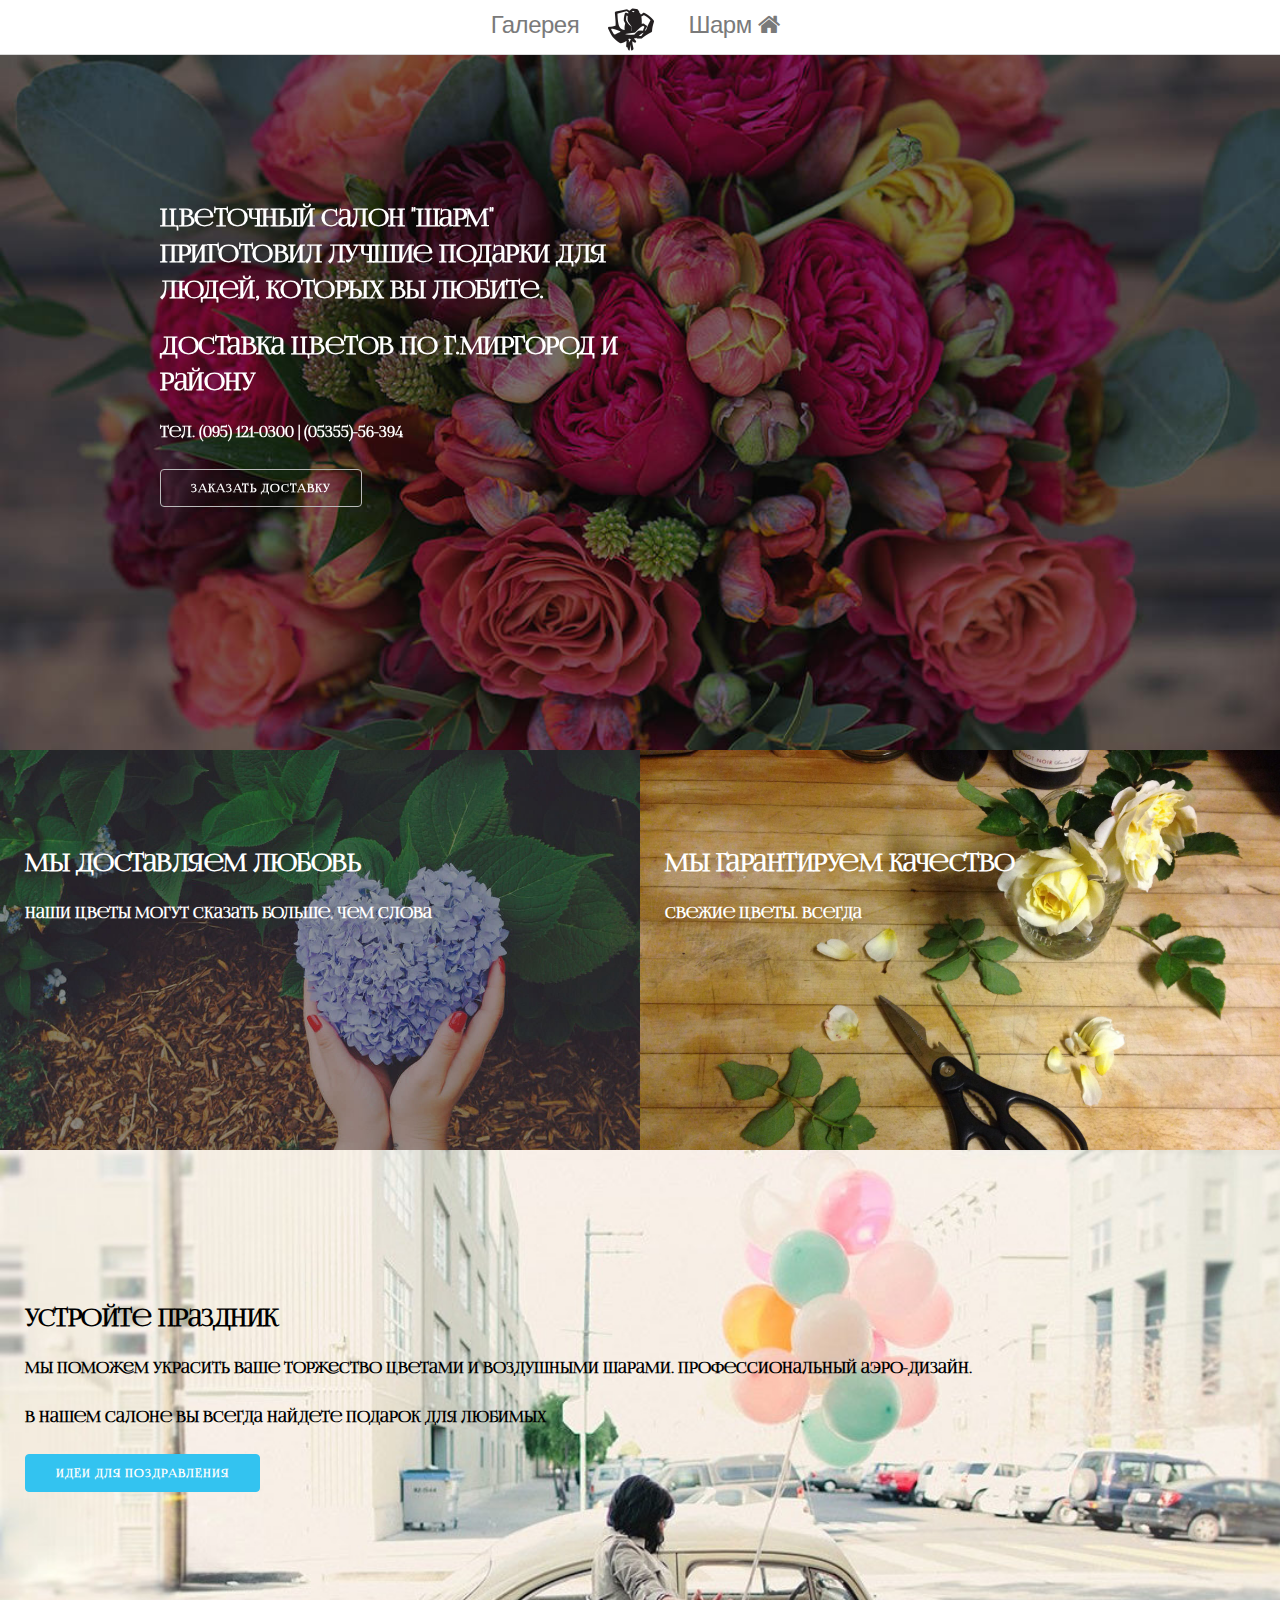
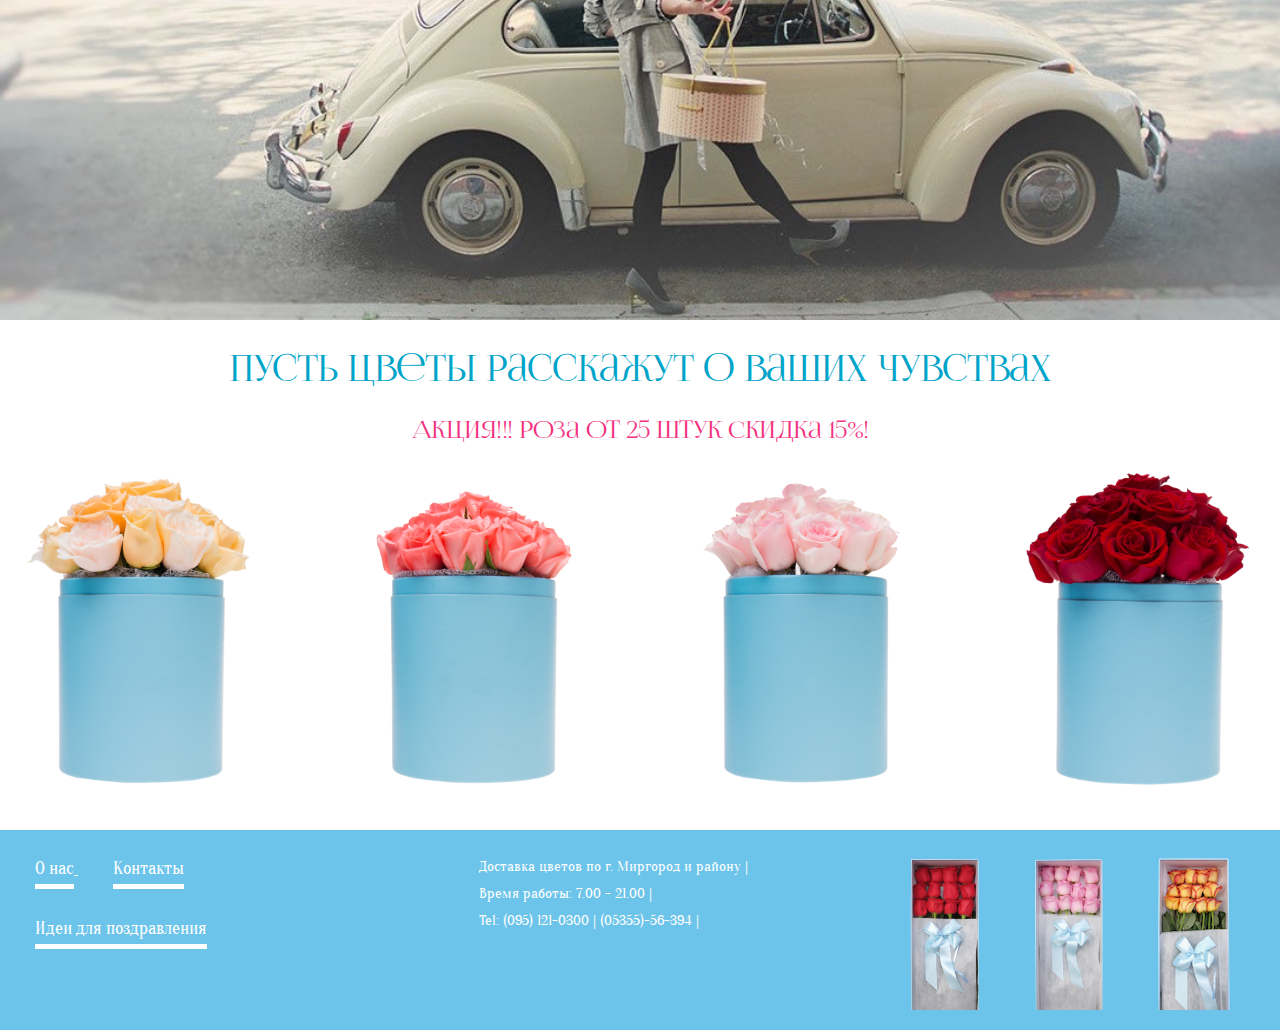
<file: index.html>
<!DOCTYPE html>
<html lang="en">
<head>

  <!-- Basic Page Needs
  –––––––––––––––––––––––––––––––––––––––––––––––––– -->
  <meta charset="utf-8">
  <title>Шарм</title>
  <meta name="description" content="">
  <meta name="author" content="">

  <!-- Mobile Specific Metas
  –––––––––––––––––––––––––––––––––––––––––––––––––– -->
  <meta name="viewport" content="width=device-width, initial-scale=1">

  <!-- FONT
  –––––––––––––––––––––––––––––––––––––––––––––––––– -->

  <!-- CSS
  –––––––––––––––––––––––––––––––––––––––––––––––––– -->
  <link rel="stylesheet" href="css/normalize.css">
  <link rel="stylesheet" href="css/skeleton.css">
  <link rel="stylesheet" href="css/style.css">
  <link rel="stylesheet" href="https://cdnjs.cloudflare.com/ajax/libs/font-awesome/4.6.3/css/font-awesome.min.css">

  <!-- Favicon
  –––––––––––––––––––––––––––––––––––––––––––––––––– -->
  <link rel="icon" type="image/png" href="images/favicon.png">

</head>
<body>
  <!-- Primary Page Layout
  –––––––––––––––––––––––––––––––––––––––––––––––––– -->
  <div id="top-bar" class="u-full-width">
		<ul class="nav-link">
		  <li>
		    <a href="#" class="main-link">
			    <h5>Галерея</h5>
		    </a>
			</li>
			<li>
				<img id="logo" src="images/logo.png" alt="logo">
			</li>
			<li>
			  <a href="#" class="main-link">
			    <h5>Шарм <i class="fa fa-home" aria-hidden="true"></i></h5>
			  </a>
			</li>
	  </ul>
	</div>
  
  <div class="bck">
		<div class="container">
			<div class="row">
				<div id="welcome-msg" class="one-half column">
				  <h5><strong>Цветочный салон "Шарм" приготовил лучшие подарки для людей, которых вы любите.</strong></h5>
				  <h5><strong>Доставка цветов по г.Миргород и району</strong></h5>
				  <p><strong> Тел. (095) 121-0300 | (05355)-56-394 </strong></p>
				  <a href="about.html#about-tel">
				    <button class="details">Заказать Доставку</button>
				  </a>
				</div>
			</div>
		</div>
  </div>
  
  <div class="second-section">
		<div class="deliver one-half column">
			<div class="section-msg">
		    <h5><strong>Мы доставляем любовь</strong></h5>
		    <p><strong>Наши цветы могут сказать больше, чем слова</strong></p>
			</div>
		</div>
		<div class="quality one-half column">
			<div class="section-msg">
		    <h5><strong>Мы гарантируем качество</strong></h5>
		    <p><strong>Свежие цветы. Всегда</strong></p>
			</div>
		</div>
  </div>
  
  <div class="u-cf"></div>
  
  <div class="third-section u-max-full-width">
    <div class="third-section-msg">
		  <h5><strong>Устройте праздник</strong></h5>
		  <p>
			  <strong>
			    Мы поможем украсить ваше торжество цветами и воздушными шарами. Профессиональный аэро-дизайн.
			  </strong>
			</p>
		  <p>
			  <strong>
			    В нашем салоне вы всегда найдете подарок для любимых
			  </strong>    
			</p>
		  <a href="present.html#items" alt="Идеи для поздравления" class="button button-primary">Идеи для поздравления</a>
		</div>
  </div>
  
  <div class="u-cf"></div>
  
  <div class="fourth-section u-max-full-width">
    <div class="fourth-section-msg">
		  <h3>Пусть цветы расскажут о ваших чувствах</h3>
		  <h5>Акция!!! Роза от 25 штук скидка 15%!</h5>
		</div>
		<div class="row items">
      <div class="three columns">
	      <img src="images/royal_rose.png" alt="flowerbasket">
	    </div>
      <div class="three columns">
	      <img src="images/coral_rose.png" alt="flowerbasket">
	    </div>
      <div class="three columns">
        <img src="images/pink_rose.png" alt="flowerbasket">
      </div>
      <div class="three columns">
        <img src="images/red_rose.png" alt="flowerbasket">
      </div>
    </div>
  </div>
  
  <div class="footer">
	  <div class="row footer-menu">
      <div class="four columns">
	      <a href="about.html">
	        <h6 class="footer-heading">О нас</h6>
	      </a>
	      <a href="contact.html">
	        <h6 class="footer-heading">Контакты</h6>
	      </a>
	      <a href="present.html#items">
	        <h6 class="footer-heading">Идеи для поздравления</h6>
	      </a>
	    </div>
	    <div class="four columns">
	      <p class="footer-details">Доставка цветов по г. Миргород и району |</p>
	      <p class="footer-details">Время работы: 7.00 - 21.00 |</p>
	      <p class="footer-details">Tel: (095) 121-0300 | (05355)-56-394 |</p>
	    </div>
	    <div id="boxed-roses" class="four columns">
	      <img class="footer-img" src="images/boxed.png" alt="boxed">
	      <img class="footer-img" src="images/boxed_light.png" alt="boxed light">
	      <img class="footer-img" src="images/boxed_champagne.png" alt="boxed light">
	    </div>
    </div>
  </div>

<!-- End Document
  –––––––––––––––––––––––––––––––––––––––––––––––––– -->
</body>
</html>
</file>
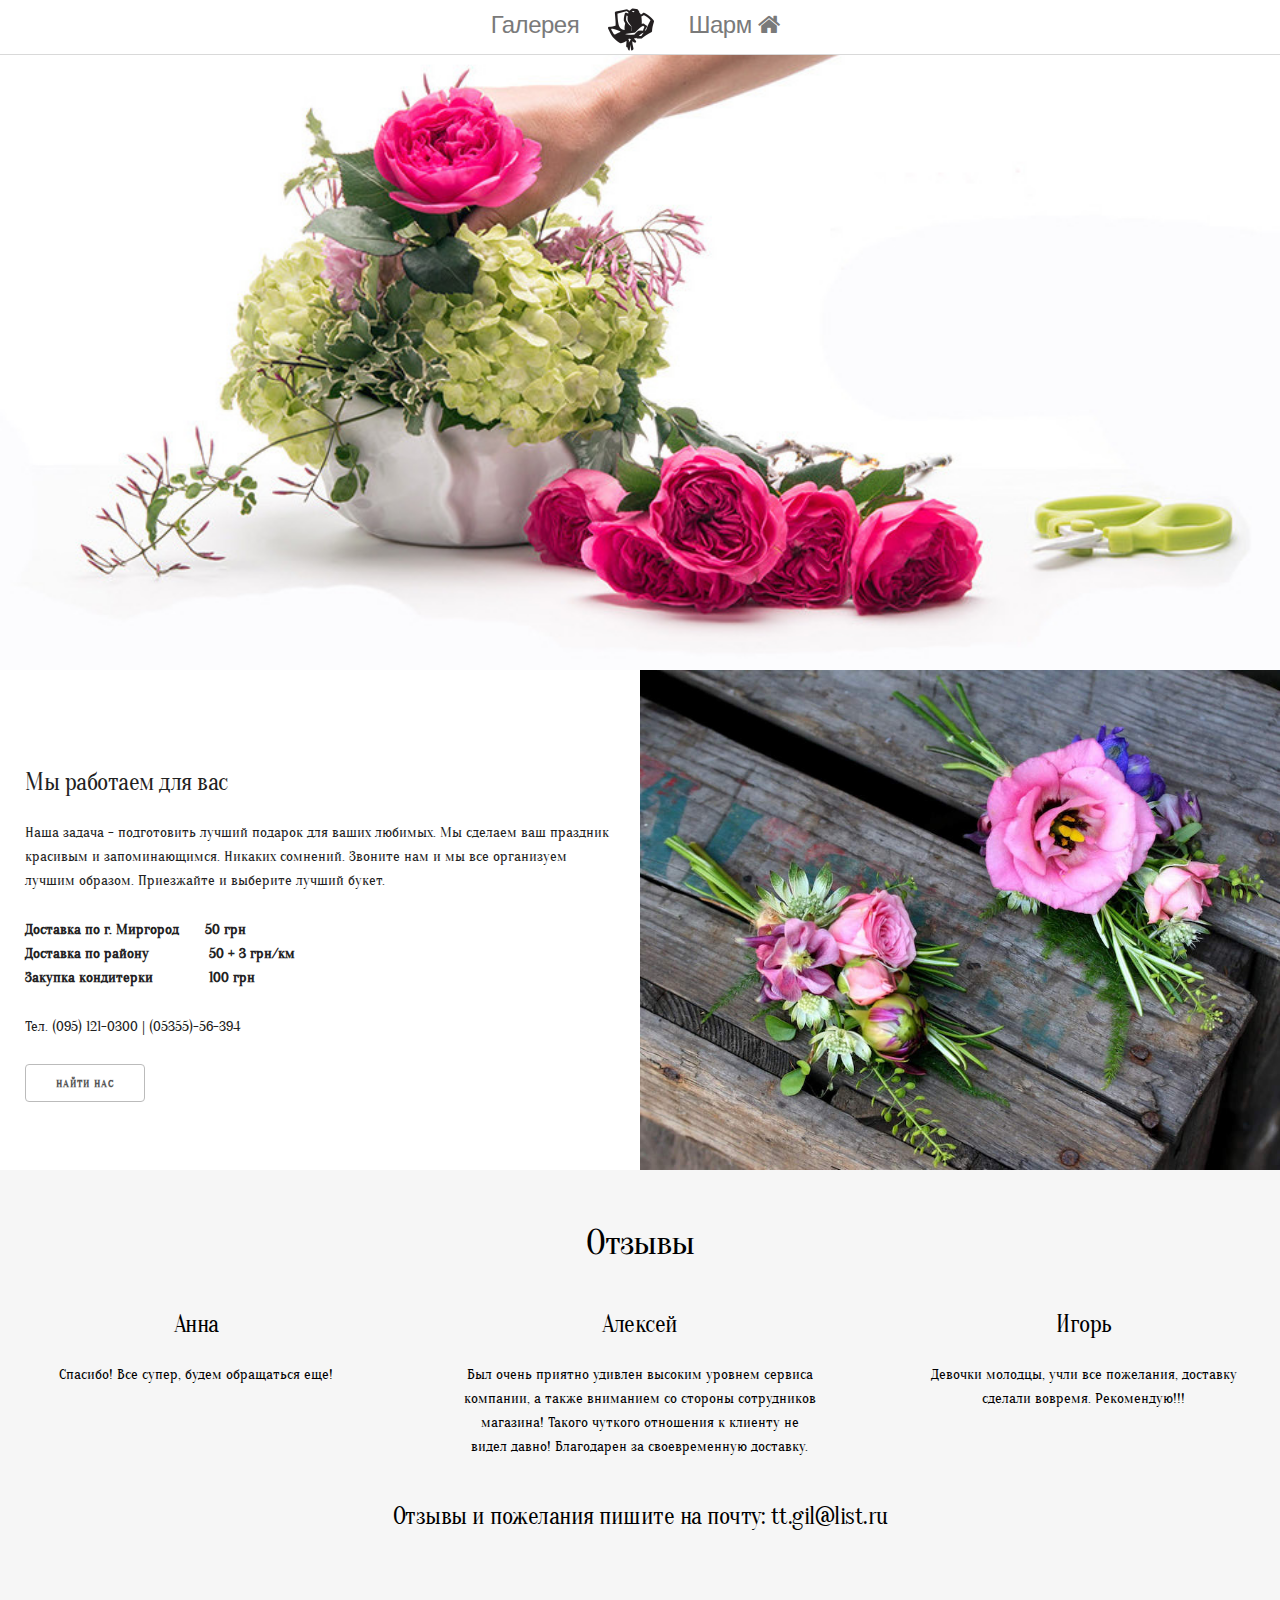
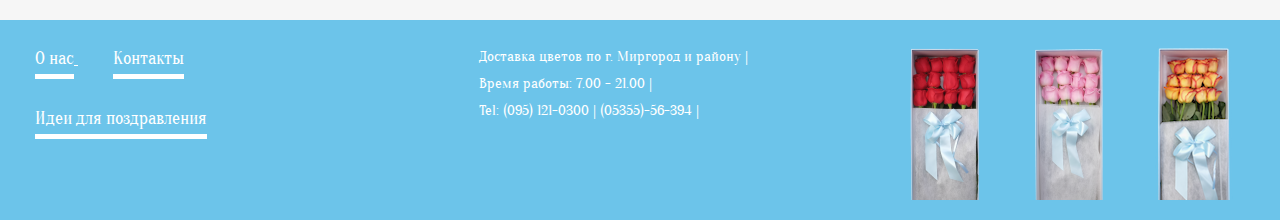
<file: about.html>
<!DOCTYPE html>
<html lang="en">
<head>

  <!-- Basic Page Needs
  –––––––––––––––––––––––––––––––––––––––––––––––––– -->
  <meta charset="utf-8">
  <title>Шарм | О Нас</title>
  <meta name="description" content="">
  <meta name="author" content="">

  <!-- Mobile Specific Metas
  –––––––––––––––––––––––––––––––––––––––––––––––––– -->
  <meta name="viewport" content="width=device-width, initial-scale=1">

  <!-- FONT
  –––––––––––––––––––––––––––––––––––––––––––––––––– -->

  <!-- CSS
  –––––––––––––––––––––––––––––––––––––––––––––––––– -->
  <link rel="stylesheet" href="css/normalize.css">
  <link rel="stylesheet" href="css/skeleton.css">
  <link rel="stylesheet" href="css/style.css">
  <link rel="stylesheet" href="https://cdnjs.cloudflare.com/ajax/libs/font-awesome/4.6.3/css/font-awesome.min.css">

  <!-- Favicon
  –––––––––––––––––––––––––––––––––––––––––––––––––– -->
  <link rel="icon" type="image/png" href="images/favicon.png">

</head>
<body>
  <!-- Primary Page Layout
  –––––––––––––––––––––––––––––––––––––––––––––––––– -->
  <div id="top-bar" class="u-full-width">
		<ul class="nav-link">
		  <li>
		    <a href="index.html" class="main-link">
			    <h5>Галерея</h5>
		    </a>
			</li>
			<li>
				<img id="logo" src="images/logo.png" alt="logo">
			</li>
			<li>
			  <a href="index.html" class="main-link">
			    <h5>Шарм <i class="fa fa-home" aria-hidden="true"></i></h5>
			  </a>
			</li>
	  </ul>
	</div>
  
  <div class="section">
    <div class="bck-pages"></div>  
  </div>
  
  <div id="about-tel" class="second-section">
		<div class="about-txt one-half column">
			<div class="about-msg">
		    <h5>Мы работаем для вас</h5>
		    <p>Наша задача - подготовить лучший подарок для ваших любимых. Мы сделаем ваш праздник красивым и запоминающимся. Никаких сомнений. Звоните нам и мы все организуем лучшим образом. Приезжайте и выберите лучший букет.</p>
		    <p><strong>Доставка по г. Миргород<span class="first-price"> 50 грн</span></strong><br><strong>Доставка по району&nbsp;<span class="price"> 50 + 3 грн/км</span></strong><br><strong>Закупка кондитерки<span class="price"> 100 грн</span></strong></p>
		    <p> 
			    <span> Тел. (095) 121-0300 | (05355)-56-394 </span>
			  </p>
			  <a href="contact.html#contact-us" class="button">Найти нас</a>
			</div>
		</div>
		<div class="about-img one-half column"></div>
  </div>
  
  <div class="u-cf"></div>
  
  <div id="about-us" class="third-section-about u-max-full-width">
    <div class="reviews-section">
		  <h3>Отзывы</h3>
		  <div class="row">
			  <div class="review four columns"> 
				  <h5>
			      Анна
			    </h5>
			    <h6>
				    Спасибо! Все супер, будем обращаться еще!
			    </h6>  
			  </div>
			  <div class="review four columns">
				  <h5>
			      Алексей
			    </h5> 
			    <h6>
				    Был очень приятно удивлен высоким уровнем сервиса компании, а также вниманием со стороны сотрудников магазина! Такого чуткого отношения к клиенту не видел давно! Благодарен за своевременную доставку.
			    </h6>  
			  </div>
			  <div class="review four columns"> 
				  <h5>
			      Игорь
			    </h5> 
			    <h6>
				    Девочки молодцы, учли все пожелания, доставку сделали вовремя. Рекомендую!!! 
			    </h6> 
			  </div>
		  </div>
		  <h5 class="mail">Отзывы и пожелания пишите на почту: tt.gil@list.ru</h5>
		</div>
  </div>
  
  <div class="u-cf"></div>
  
  <div class="footer">
	  <div class="row footer-menu">
      <div class="four columns">
	      <a href="#">
	        <h6 class="footer-heading">О нас</h6>
	      </a>
	      <a href="contact.html">
	        <h6 class="footer-heading">Контакты</h6>
	      </a>
	      <a href="present.html">
	        <h6 class="footer-heading">Идеи для поздравления</h6>
	      </a>
	    </div>
	    <div class="four columns">
	      <p class="footer-details">Доставка цветов по г. Миргород и району |</p>
	      <p class="footer-details">Время работы: 7.00 - 21.00 |</p>
	      <p class="footer-details">Tel: (095) 121-0300 | (05355)-56-394 |</p>
	    </div>
	    <div id="boxed-roses" class="four columns">
	      <img class="footer-img" src="images/boxed.png" alt="boxed">
	      <img class="footer-img" src="images/boxed_light.png" alt="boxed light">
	      <img class="footer-img" src="images/boxed_champagne.png" alt="boxed light">
	    </div>
    </div>
  </div>

<!-- End Document
  –––––––––––––––––––––––––––––––––––––––––––––––––– -->
</body>
</html>
</file>
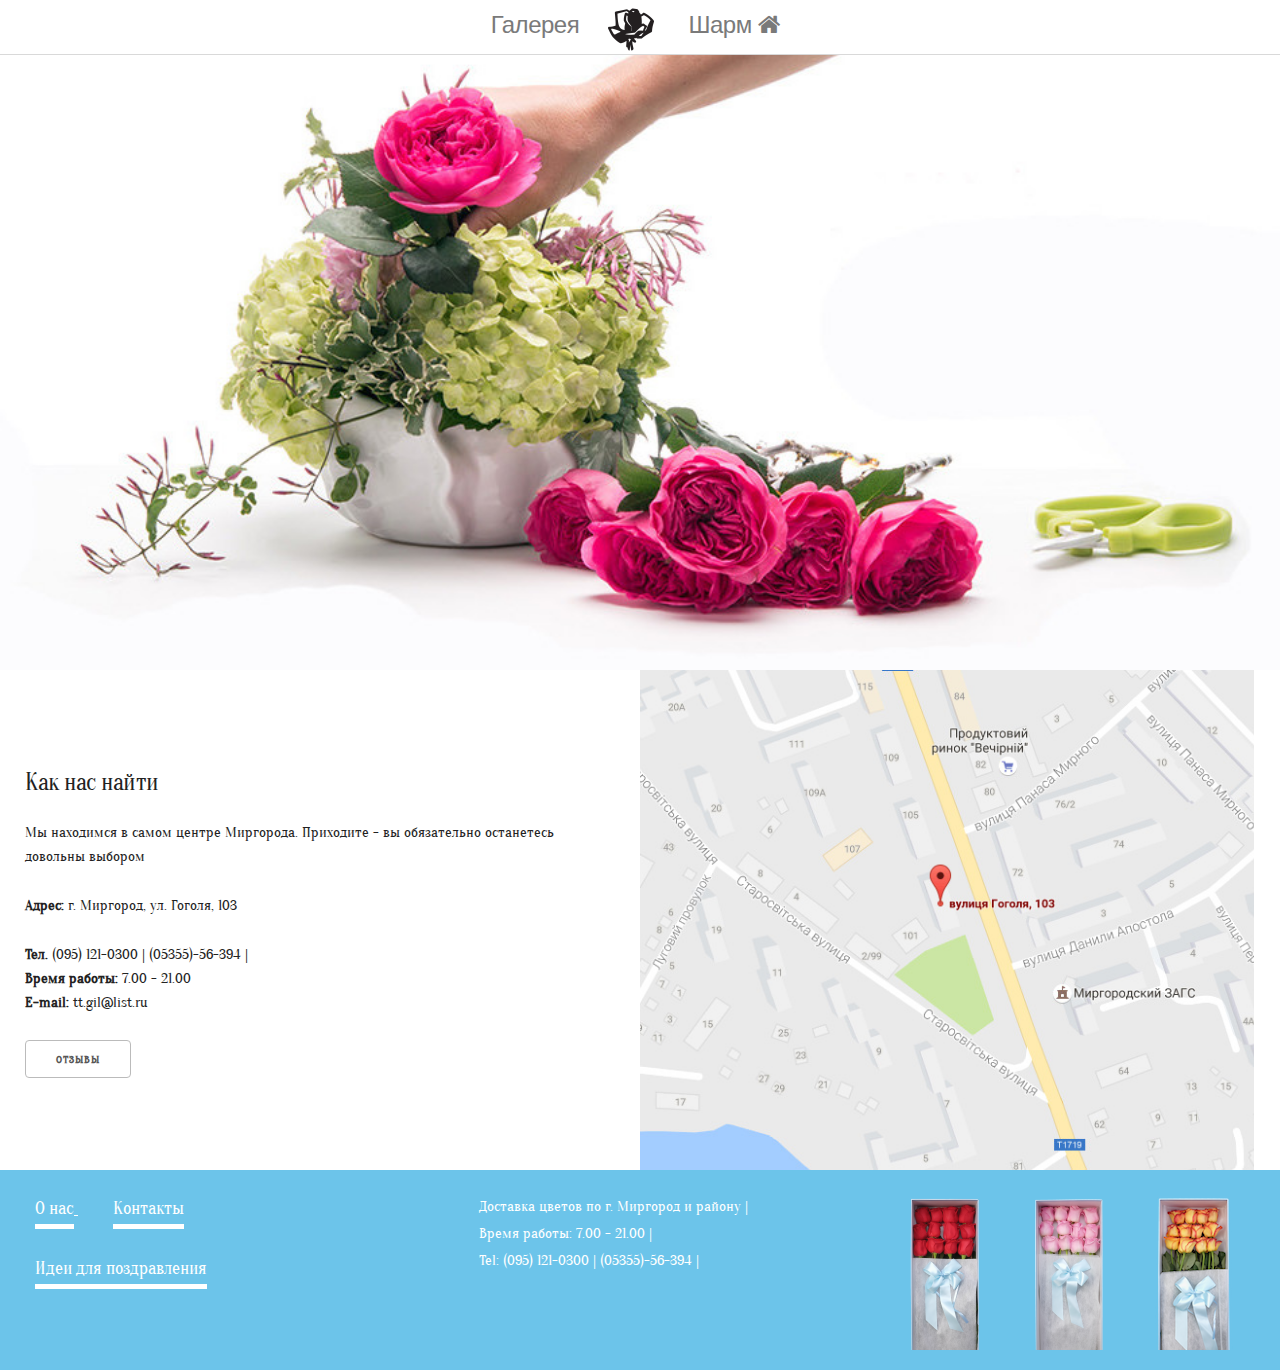
<file: contact.html>
<!DOCTYPE html>
<html lang="en">
<head>

  <!-- Basic Page Needs
  –––––––––––––––––––––––––––––––––––––––––––––––––– -->
  <meta charset="utf-8">
  <title>Шарм | Контакты</title>
  <meta name="description" content="">
  <meta name="author" content="">

  <!-- Mobile Specific Metas
  –––––––––––––––––––––––––––––––––––––––––––––––––– -->
  <meta name="viewport" content="width=device-width, initial-scale=1">

  <!-- FONT
  –––––––––––––––––––––––––––––––––––––––––––––––––– -->

  <!-- CSS
  –––––––––––––––––––––––––––––––––––––––––––––––––– -->
  <link rel="stylesheet" href="css/normalize.css">
  <link rel="stylesheet" href="css/skeleton.css">
  <link rel="stylesheet" href="css/style.css">
  <link rel="stylesheet" href="https://cdnjs.cloudflare.com/ajax/libs/font-awesome/4.6.3/css/font-awesome.min.css">

  <!-- Favicon
  –––––––––––––––––––––––––––––––––––––––––––––––––– -->
  <link rel="icon" type="image/png" href="images/favicon.png">

</head>
<body>
  <!-- Primary Page Layout
  –––––––––––––––––––––––––––––––––––––––––––––––––– -->
  <div id="top-bar" class="u-full-width">
		<ul class="nav-link">
		  <li>
		    <a href="index.html" class="main-link">
			    <h5>Галерея</h5>
		    </a>
			</li>
			<li>
				<img id="logo" src="images/logo.png" alt="logo">
			</li>
			<li>
			  <a href="index.html" class="main-link">
			    <h5>Шарм <i class="fa fa-home" aria-hidden="true"></i></h5>
			  </a>
			</li>
	  </ul>
	</div>
  
  <div class="bck-pages"></div>  
  
  <div id="contact-us" class="second-section">
		<div class="about-txt one-half column">
			<div class="about-msg">
		    <h5>Как нас найти</h5>
		    <p>Мы находимся в самом центре Миргорода. Приходите - вы обязательно останетесь довольны выбором</p>
		    <p><strong>Адрес:</strong> г. Миргород, ул. Гоголя, 103</p>
		    <p> 
			    <span><strong> Тел.</strong> (095) 121-0300 | (05355)-56-394 | <br><strong>Время работы:</strong> 7.00 - 21.00 </span><br> 
			    <span><strong> E-mail:</strong> tt.gil@list.ru </span>
			  </p>
			  <a href="about.html#about-us" class="button">Отзывы</a>
			</div>
		</div>
		<div class="contact-img one-half column"></div>
  </div>
  
  <div class="u-cf"></div>
  
  <div class="footer">
	  <div class="row footer-menu">
      <div class="four columns">
	      <a href="about.html">
	        <h6 class="footer-heading">О нас</h6>
	      </a>
	      <a href="#">
	        <h6 class="footer-heading">Контакты</h6>
	      </a>
	      <a href="present.html">
	        <h6 class="footer-heading">Идеи для поздравления</h6>
	      </a>
	    </div>
	    <div class="four columns">
	      <p class="footer-details">Доставка цветов по г. Миргород и району |</p>
	      <p class="footer-details">Время работы: 7.00 - 21.00 |</p>
	      <p class="footer-details">Tel: (095) 121-0300 | (05355)-56-394 |</p>
	    </div>
	    <div id="boxed-roses" class="four columns">
	      <img class="footer-img" src="images/boxed.png" alt="boxed">
	      <img class="footer-img" src="images/boxed_light.png" alt="boxed light">
	      <img class="footer-img" src="images/boxed_champagne.png" alt="boxed light">
	    </div>
    </div>
  </div>

<!-- End Document
  –––––––––––––––––––––––––––––––––––––––––––––––––– -->
</body>
</html>
</file>
<file: css/skeleton.css>
/*
* Skeleton V2.0.4
* Copyright 2014, Dave Gamache
* www.getskeleton.com
* Free to use under the MIT license.
* http://www.opensource.org/licenses/mit-license.php
* 12/29/2014
*/


/* Table of contents
––––––––––––––––––––––––––––––––––––––––––––––––––
- Grid
- Base Styles
- Typography
- Links
- Buttons
- Forms
- Lists
- Code
- Tables
- Spacing
- Utilities
- Clearing
- Media Queries
*/


/* Grid
–––––––––––––––––––––––––––––––––––––––––––––––––– */
.container {
  position: relative;
  width: 100%;
  max-width: 960px;
  margin: 0 auto;
  padding: 0 20px;
  box-sizing: border-box; }
.column,
.columns {
  width: 100%;
  float: left;
  box-sizing: border-box; }

/* For devices larger than 400px */
@media (min-width: 400px) {
  .container {
    width: 85%;
    padding: 0; }
}

/* For devices larger than 550px */
@media (min-width: 550px) {
  .container {
    width: 80%; }
  .column,
  .columns {
    margin-left: 4%; }
  .column:first-child,
  .columns:first-child {
    margin-left: 0; }

  .one.column,
  .one.columns                    { width: 4.66666666667%; }
  .two.columns                    { width: 13.3333333333%; }
  .three.columns                  { width: 22%;            }
  .four.columns                   { width: 30.6666666667%; }
  .five.columns                   { width: 39.3333333333%; }
  .six.columns                    { width: 48%;            }
  .seven.columns                  { width: 56.6666666667%; }
  .eight.columns                  { width: 65.3333333333%; }
  .nine.columns                   { width: 74.0%;          }
  .ten.columns                    { width: 82.6666666667%; }
  .eleven.columns                 { width: 91.3333333333%; }
  .twelve.columns                 { width: 100%; margin-left: 0; }

  .one-third.column               { width: 30.6666666667%; }
  .two-thirds.column              { width: 65.3333333333%; }

  .one-half.column                { width: 48%; }

  /* Offsets */
  .offset-by-one.column,
  .offset-by-one.columns          { margin-left: 8.66666666667%; }
  .offset-by-two.column,
  .offset-by-two.columns          { margin-left: 17.3333333333%; }
  .offset-by-three.column,
  .offset-by-three.columns        { margin-left: 26%;            }
  .offset-by-four.column,
  .offset-by-four.columns         { margin-left: 34.6666666667%; }
  .offset-by-five.column,
  .offset-by-five.columns         { margin-left: 43.3333333333%; }
  .offset-by-six.column,
  .offset-by-six.columns          { margin-left: 52%;            }
  .offset-by-seven.column,
  .offset-by-seven.columns        { margin-left: 60.6666666667%; }
  .offset-by-eight.column,
  .offset-by-eight.columns        { margin-left: 69.3333333333%; }
  .offset-by-nine.column,
  .offset-by-nine.columns         { margin-left: 78.0%;          }
  .offset-by-ten.column,
  .offset-by-ten.columns          { margin-left: 86.6666666667%; }
  .offset-by-eleven.column,
  .offset-by-eleven.columns       { margin-left: 95.3333333333%; }

  .offset-by-one-third.column,
  .offset-by-one-third.columns    { margin-left: 34.6666666667%; }
  .offset-by-two-thirds.column,
  .offset-by-two-thirds.columns   { margin-left: 69.3333333333%; }

  .offset-by-one-half.column,
  .offset-by-one-half.columns     { margin-left: 52%; }

}


/* Base Styles
–––––––––––––––––––––––––––––––––––––––––––––––––– */
/* NOTE
html is set to 62.5% so that all the REM measurements throughout Skeleton
are based on 10px sizing. So basically 1.5rem = 15px :) */
html {
  font-size: 62.5%; }
body {
  font-size: 1.5em; /* currently ems cause chrome bug misinterpreting rems on body element */
  line-height: 1.6;
  font-weight: 400;
  font-family: "Raleway", "HelveticaNeue", "Helvetica Neue", Helvetica, Arial, sans-serif;
  color: #222; }


/* Typography
–––––––––––––––––––––––––––––––––––––––––––––––––– */
h1, h2, h3, h4, h5, h6 {
  margin-top: 0;
  margin-bottom: 2rem;
  font-weight: 300; }
h1 { font-size: 4.0rem; line-height: 1.2;  letter-spacing: -.1rem;}
h2 { font-size: 3.6rem; line-height: 1.25; letter-spacing: -.1rem; }
h3 { font-size: 3.0rem; line-height: 1.3;  letter-spacing: -.1rem; }
h4 { font-size: 2.4rem; line-height: 1.35; letter-spacing: -.08rem; }
h5 { font-size: 1.8rem; line-height: 1.5;  letter-spacing: -.05rem; }
h6 { font-size: 1.5rem; line-height: 1.6;  letter-spacing: 0; }

/* Larger than phablet */
@media (min-width: 550px) {
  h1 { font-size: 5.0rem; }
  h2 { font-size: 4.2rem; }
  h3 { font-size: 3.6rem; }
  h4 { font-size: 3.0rem; }
  h5 { font-size: 2.4rem; }
  h6 { font-size: 1.5rem; }
}

p {
  margin-top: 0; }


/* Links
–––––––––––––––––––––––––––––––––––––––––––––––––– */
a {
  color: #1EAEDB; }
a:hover {
  color: #0FA0CE; }


/* Buttons
–––––––––––––––––––––––––––––––––––––––––––––––––– */
.button,
button,
input[type="submit"],
input[type="reset"],
input[type="button"] {
  display: inline-block;
  height: 38px;
  padding: 0 30px;
  color: #555;
  text-align: center;
  font-size: 11px;
  font-weight: 600;
  line-height: 38px;
  letter-spacing: .1rem;
  text-transform: uppercase;
  text-decoration: none;
  white-space: nowrap;
  background-color: transparent;
  border-radius: 4px;
  border: 1px solid #bbb;
  cursor: pointer;
  box-sizing: border-box; }
.button:hover,
button:hover,
input[type="submit"]:hover,
input[type="reset"]:hover,
input[type="button"]:hover,
.button:focus,
button:focus,
input[type="submit"]:focus,
input[type="reset"]:focus,
input[type="button"]:focus {
  color: #333;
  border-color: #888;
  outline: 0; }
.button.button-primary,
button.button-primary,
input[type="submit"].button-primary,
input[type="reset"].button-primary,
input[type="button"].button-primary {
  color: #FFF;
  background-color: #33C3F0;
  border-color: #33C3F0; }
.button.button-primary:hover,
button.button-primary:hover,
input[type="submit"].button-primary:hover,
input[type="reset"].button-primary:hover,
input[type="button"].button-primary:hover,
.button.button-primary:focus,
button.button-primary:focus,
input[type="submit"].button-primary:focus,
input[type="reset"].button-primary:focus,
input[type="button"].button-primary:focus {
  color: #FFF;
  background-color: #1EAEDB;
  border-color: #1EAEDB; }


/* Forms
–––––––––––––––––––––––––––––––––––––––––––––––––– */
input[type="email"],
input[type="number"],
input[type="search"],
input[type="text"],
input[type="tel"],
input[type="url"],
input[type="password"],
textarea,
select {
  height: 38px;
  padding: 6px 10px; /* The 6px vertically centers text on FF, ignored by Webkit */
  background-color: #fff;
  border: 1px solid #D1D1D1;
  border-radius: 4px;
  box-shadow: none;
  box-sizing: border-box; }
/* Removes awkward default styles on some inputs for iOS */
input[type="email"],
input[type="number"],
input[type="search"],
input[type="text"],
input[type="tel"],
input[type="url"],
input[type="password"],
textarea {
  -webkit-appearance: none;
     -moz-appearance: none;
          appearance: none; }
textarea {
  min-height: 65px;
  padding-top: 6px;
  padding-bottom: 6px; }
input[type="email"]:focus,
input[type="number"]:focus,
input[type="search"]:focus,
input[type="text"]:focus,
input[type="tel"]:focus,
input[type="url"]:focus,
input[type="password"]:focus,
textarea:focus,
select:focus {
  border: 1px solid #33C3F0;
  outline: 0; }
label,
legend {
  display: block;
  margin-bottom: .5rem;
  font-weight: 600; }
fieldset {
  padding: 0;
  border-width: 0; }
input[type="checkbox"],
input[type="radio"] {
  display: inline; }
label > .label-body {
  display: inline-block;
  margin-left: .5rem;
  font-weight: normal; }


/* Lists
–––––––––––––––––––––––––––––––––––––––––––––––––– */
ul {
  list-style: circle inside; }
ol {
  list-style: decimal inside; }
ol, ul {
  padding-left: 0;
  margin-top: 0; }
ul ul,
ul ol,
ol ol,
ol ul {
  margin: 1.5rem 0 1.5rem 3rem;
  font-size: 90%; }
li {
  margin-bottom: 1rem; }


/* Code
–––––––––––––––––––––––––––––––––––––––––––––––––– */
code {
  padding: .2rem .5rem;
  margin: 0 .2rem;
  font-size: 90%;
  white-space: nowrap;
  background: #F1F1F1;
  border: 1px solid #E1E1E1;
  border-radius: 4px; }
pre > code {
  display: block;
  padding: 1rem 1.5rem;
  white-space: pre; }


/* Tables
–––––––––––––––––––––––––––––––––––––––––––––––––– */
th,
td {
  padding: 12px 15px;
  text-align: left;
  border-bottom: 1px solid #E1E1E1; }
th:first-child,
td:first-child {
  padding-left: 0; }
th:last-child,
td:last-child {
  padding-right: 0; }


/* Spacing
–––––––––––––––––––––––––––––––––––––––––––––––––– */
button,
.button {
  margin-bottom: 1rem; }
input,
textarea,
select,
fieldset {
  margin-bottom: 1.5rem; }
pre,
blockquote,
dl,
figure,
table,
p,
ul,
ol,
form {
  margin-bottom: 2.5rem; }


/* Utilities
–––––––––––––––––––––––––––––––––––––––––––––––––– */
.u-full-width {
  width: 100%;
  box-sizing: border-box; }
.u-max-full-width {
  max-width: 100%;
  box-sizing: border-box; }
.u-pull-right {
  float: right; }
.u-pull-left {
  float: left; }


/* Misc
–––––––––––––––––––––––––––––––––––––––––––––––––– */
hr {
  margin-top: 3rem;
  margin-bottom: 3.5rem;
  border-width: 0;
  border-top: 1px solid #E1E1E1; }


/* Clearing
–––––––––––––––––––––––––––––––––––––––––––––––––– */

/* Self Clearing Goodness */
.container:after,
.row:after,
.u-cf {
  content: "";
  display: table;
  clear: both; }


/* Media Queries
–––––––––––––––––––––––––––––––––––––––––––––––––– */
/*
Note: The best way to structure the use of media queries is to create the queries
near the relevant code. For example, if you wanted to change the styles for buttons
on small devices, paste the mobile query code up in the buttons section and style it
there.
*/


/* Larger than mobile */
@media (min-width: 400px) {}

/* Larger than phablet (also point when grid becomes active) */
@media (min-width: 550px) {}

/* Larger than tablet */
@media (min-width: 750px) {}

/* Larger than desktop */
@media (min-width: 1000px) {}

/* Larger than Desktop HD */
@media (min-width: 1200px) {}
</file>
<file: css/style.css>
/* Fonts */
@font-face {
  font-family: "Oranienbaum";
  src: url("./fonts/Oranienbaum.ttf") format("truetype");
  font-weight: normal;
  font-style: normal;
}

@font-face {
  font-family: "Lighthaus";
  src: url("./fonts/Lighthaus.otf") format("opentype");
  font-weight: normal;
  font-style: normal;
}

/*
============================================
Index Page
============================================
*/

#top-bar {
	background-color: #ffffff;
	height: 55px;
	position: fixed;
	border-bottom: 1px solid rgba(0, 0, 0, 0.15);
	font-family: "Lighthaus" sans-serif;
}
 
#top-bar li {
	list-style: none; 
	display: inline-block;
}

#top-bar li h5 {
	padding-right: 22px;
	padding-left: 12px;
	padding-top: 7px;
}

.nav-link {
	text-align: center;
	color: #7a7a7a;
}

#logo {
	height: 50px;
	vertical-align: middle;
}
 
.main-link {
  color: #7a7a7a;
	text-decoration: none;
	cursor: pointer;
}

#welcome-msg {
  margin-top: 200px;
	color: #ffffff; 
	font-family: "Lighthaus";
}
 
.bck {
  background-image: url('../images/main.jpg');
	background-size: cover;
	width: 100%;
	margin: 0px;
	min-height: 750px;
}

.details {
	color: #ffffff;
}

.details:hover {
	color: grey;
}

.decorator {
	background-color: #ffffff;
	height: 35px;
	text-align: center;
}

.decorator img {
	height: 35px;
}

.decorator p {
	font-family: "Lighthaus";
	font-size: 17px;
	color: #00a4c9;
}

.decorator span {
	display: inline-block;
  vertical-align: top;
  padding-top: 7px;
}

.deliver {
	background-image: url('../images/deliver.jpg');
	background-size: cover;
	margin: 0px;
	min-height: 400px;
}

.quality {
	background-image: url('../images/quality.jpg');
	background-size: cover;
	margin: 0px;
	min-height: 400px;
}

.section-msg {
	font-family: "Lighthaus";
	color: #ffffff;
	margin-top: 70px;
	padding: 25px;
}

.third-section {
  background-image: url('../images/celebrate.jpg');
	background-size: cover;
	width: 100%;
	min-height: 550px;
}

.third-section-msg {
	color: black;
	font-family: "Lighthaus";
	padding-top: 150px;
	padding-left: 25px;
}

.fourth-section {
	min-height: 400px;
	text-align: center;
}

.fourth-section-msg {
	color: #00a4c9;
	font-family: "Lighthaus";
	text-align: center;
	padding-top: 25px;
}

.fourth-section-msg h3 {
	font-weight: lighter;
}

.fourth-section-msg h5 {
	color: #f3327f;
}

.items img {
	display: block;
  margin: auto;
  width: 90%;
  margin-bottom: 35px;
}

/*
.fourth-section a {
	color: #00a4c9 !important;
	margin-top: 25px;
	width: 250px;
	border-color: #00a4c9 !important;
}

.fourth-section a:hover {
	color: grey !important;
	border-color: grey !important;
}
*/

.footer {
	min-height: 200px;
	background-color: #6cc4ea;
	color: white;
	font-family: "Oranienbaum";
	text-align: left;
}

.footer-heading {
	display: inline-block;
	border-bottom: 5px solid white;
	margin-left: 35px;
	font-size: 18px !important;
	margin-bottom: 1px;
}

.footer a {
	color: white !important;
}

.footer-heading:first-child {
	padding-top: 25px;
}

.footer-details {
	margin-bottom: 3px;
	margin-left: 35px;
}

.footer-details:first-child {
	padding-top: 25px;
}

.footer-img {
	padding-top: 25px;
}

@media (max-width: 550px) {
	.bck {
		min-height: 450px;
	}
}

@media (max-width: 650px) {
	#welcome-msg {
    margin-top: 100px;
  }
}

@media (max-width: 1200px) {
	#boxed-roses {
		display: none;
	}
}

@media (min-width: 550px) {
	.deliver {
	  width: 50% !important;
  }
  
  .quality {
	  width: 50% !important;
  }
  
  .about-img {
	  width: 50% !important;
  }
  
  .about-txt {
	  width: 50% !important;
  }
}

@media (max-width: 550px) {
	.third-section {
		background-image: url('../images/celebrate-sm.jpg');
    min-height: 400px;
  }
  
  .third-section-msg {
	  padding-top: 50px;
	  padding-left: 25px;
  }
}

@media (min-width: 551px) {
	.third-section {
    min-height: 570px;
  }
}

@media (min-width: 900px) {
	.third-section {
    min-height: 770px;
  }
}

@media (min-width: 1200px) {
	.third-section {
    min-height: 770px;
  }
}

@media (min-width: 1400px) {
	.third-section {
    min-height: 970px;
  }
}

/*
============================================
About Page
============================================
*/

.bck-pages {
  background-image: url('../images/about.jpg');
	background-size: cover;
	width: 100%;
	margin: 0px;
	min-height: 450px;
}

.about-img {
	background-image: url('../images/about-img.jpg');
	background-size: cover;
	margin: 0px;
	min-height: 500px;
}

.about-txt {
	margin: 0px;
	min-height: 500px;
}

.about-msg {
	font-family: "Oranienbaum";
	margin-top: 70px;
	padding: 25px;
}

.third-section-about {
	background-color: #f6f6f6;
	min-height: 450px;
}

.reviews-section {
	text-align: center;
	color: black;
	font-family: "Oranienbaum";
	padding-top: 50px;
}

.review {
	padding: 20px;
}

.price {
	padding-left: 52px;
}

.first-price {
	padding-left: 22px;
}

.mail {
	display: inline-block;
}

/*
============================================
Contact Page
============================================
*/

.contact-img {
	background-image: url('../images/map.jpg');
	background-size: cover;
	margin: 0px;
	min-height: 500px;
}

@media (max-width: 550px) {
	.bck-pages {
    min-height: 335px;
  }
}

@media (min-width: 551px) {
	.bck-pages {
		background-image: url('../images/about-md.jpg');
    min-height: 570px;
  }
}

@media (min-width: 1200px) {
	.bck-pages {
		background-image: url('../images/about-lg.jpg');
    min-height: 670px;
  }
}

@media (min-width: 1400px) {
	.bck-pages {
		background-image: url('../images/about-lg.jpg');
    min-height: 970px;
  }
}

@media (max-width: 850px) {
	.contact-img {
		background-image: url('../images/map-sm.jpg');
  }
}

/*
============================================
Present Page
============================================
*/

.third-section-items {
}

.items-section {
	text-align: center;
	color: black;
	font-family: "Oranienbaum";
	padding-top: 15px;
}

.item img {
	width: 100%;
	height: auto;
}
</file>
